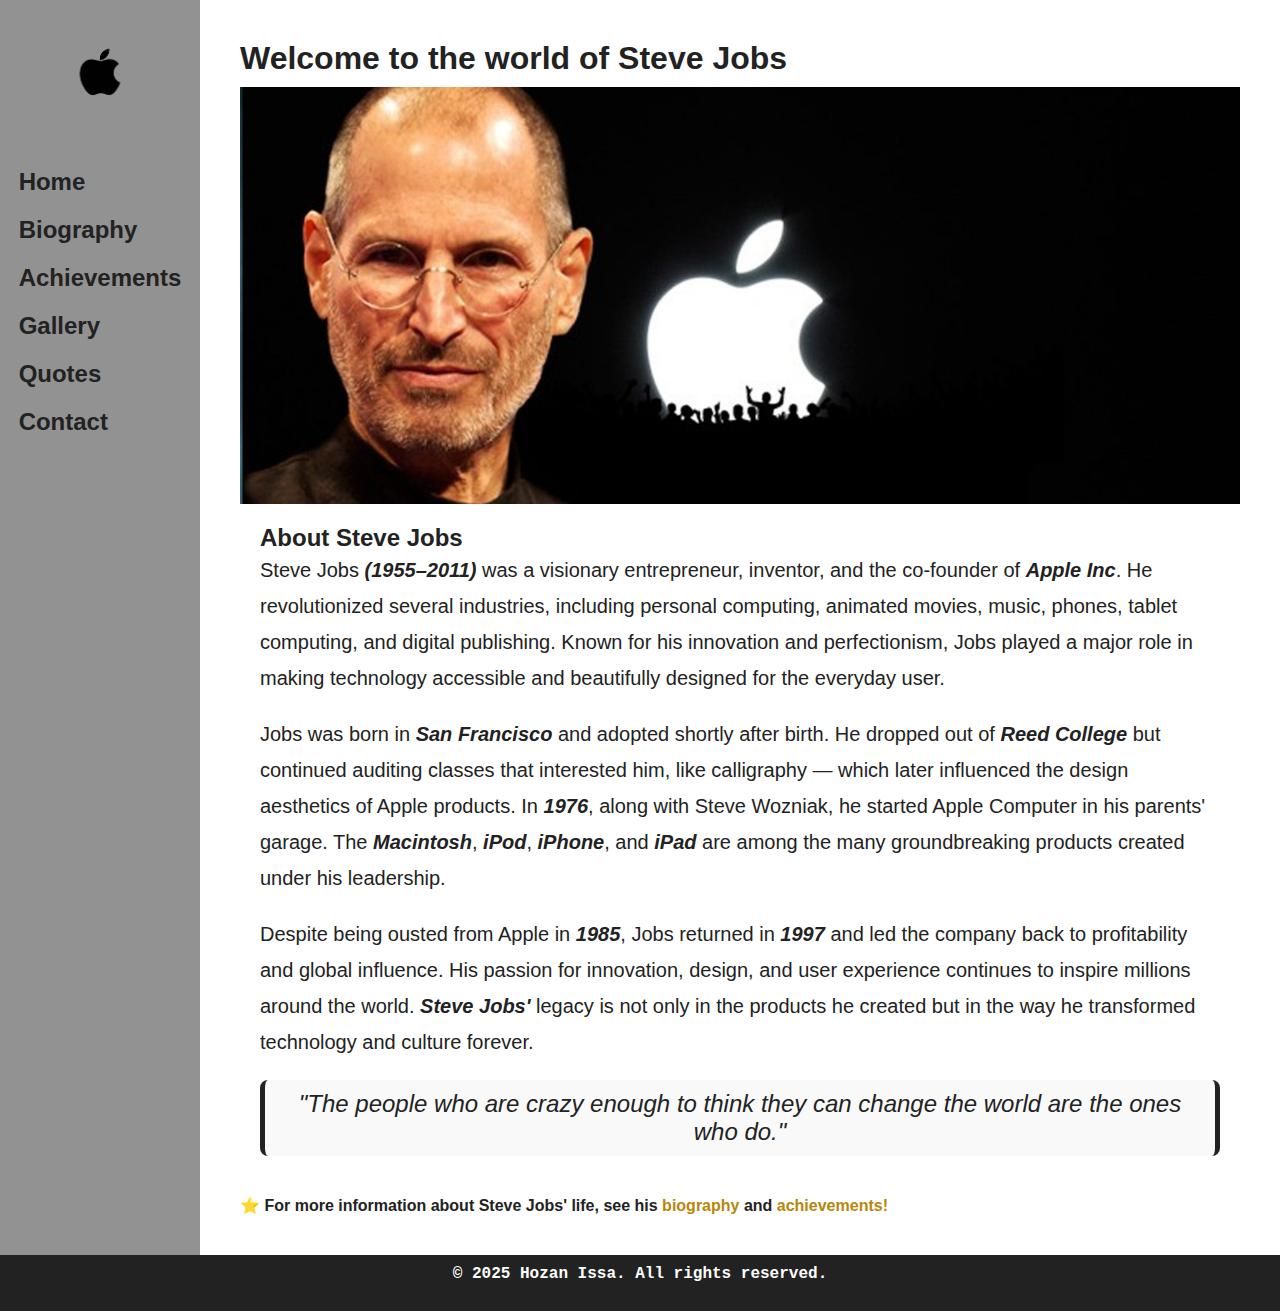
<file: index.html>
<!--This is a tribute website created for Steve
Jobs, the co-founder of Apple, inc. 
The website has six page, highligting his
life and accomplishments, along with some of
his photos and famous quotes stated by him-->

<!DOCTYPE html>
<html lang="en">
 <head>
   <meta charset="UTF-8">
   <meta name="viewport" content="width=device-width, initial-scale=1.0">
   <meta name="author" content="Hozan Issa">
   <title>Steve Jobs Tribute - Home</title>
   <link rel="stylesheet" href="css/styles.css">
   <link rel="icon" type="image/png" href="images/favicon.png">
 </head>
 <body>
   <div class="container">
      <aside class="sidebar">
         <header>
            <a href="index.html"><img src="images/apple-logo.png" class="logo" alt="Apple logo"></a>
         </header>
         <nav>
            <ul>
               <li><a href="index.html">Home</a></li>
               <li><a href="biography.html">Biography</a></li>
               <li><a href="achievements.html">Achievements</a></li>
               <li><a href="gallery.html">Gallery</a></li>
               <li><a href="quotes.html">Quotes</a></li>
               <li><a href="contact.html">Contact</a></li>
            </ul>
         </nav>
      </aside>
      <main class="content">
         <h1 id="welcome">Welcome to the world of Steve Jobs</h1>

         <img src="images/steve-hero-image.jpg" alt="A hero image of Steve Jobs" id="hero-image">

         <section id="intro">
            <h2>About Steve Jobs</h2>
            <p>Steve Jobs <strong><em>(1955–2011)</em></strong> was a visionary entrepreneur, inventor, and the co-founder of <strong><em>Apple Inc</em></strong>.
               He revolutionized several industries, including personal computing, animated movies, music, phones, 
               tablet computing, and digital publishing.
               Known for his innovation and perfectionism, Jobs played a major role in making technology accessible 
               and beautifully designed for the everyday user.</p>
          
            <p>Jobs was born in <strong><em>San Francisco</em></strong> and adopted shortly after birth. 
               He dropped out of <strong><em>Reed College</em></strong> but continued auditing classes that interested him, like calligraphy —
               which later influenced the design aesthetics of Apple products. 
               In <strong><em>1976</em></strong>, along with Steve Wozniak, he started Apple Computer in his parents' garage.
               The <strong><em>Macintosh</em></strong>, <strong><em>iPod</em></strong>, <strong><em>iPhone</em></strong>, and <strong><em>iPad</em></strong> are among the many groundbreaking products created under his leadership.</p>
          
            <p>Despite being ousted from Apple in <strong><em>1985</em></strong>, Jobs returned in <strong><em>1997</em></strong> and led the company 
               back to profitability and global influence. 
               His passion for innovation, design, and user experience continues to inspire millions around the world. 
               <strong><em>Steve Jobs'</em></strong> legacy is not only in the products he created but in the way he transformed technology and culture forever.</p>

               <blockquote>"The people who are crazy enough to think they can change the world are the ones who do."</blockquote>
          </section>  

          <p class="rel-link">⭐ For more information about Steve Jobs' life, see his <a href="biography.html">biography</a> and <a href="achievements.html">achievements!</a></p>
         </main>
   </div>      
   <footer>
      <p>&copy; 2025 Hozan Issa. All rights reserved.</p><br>
   </footer>
 </body>
</html>
</file>
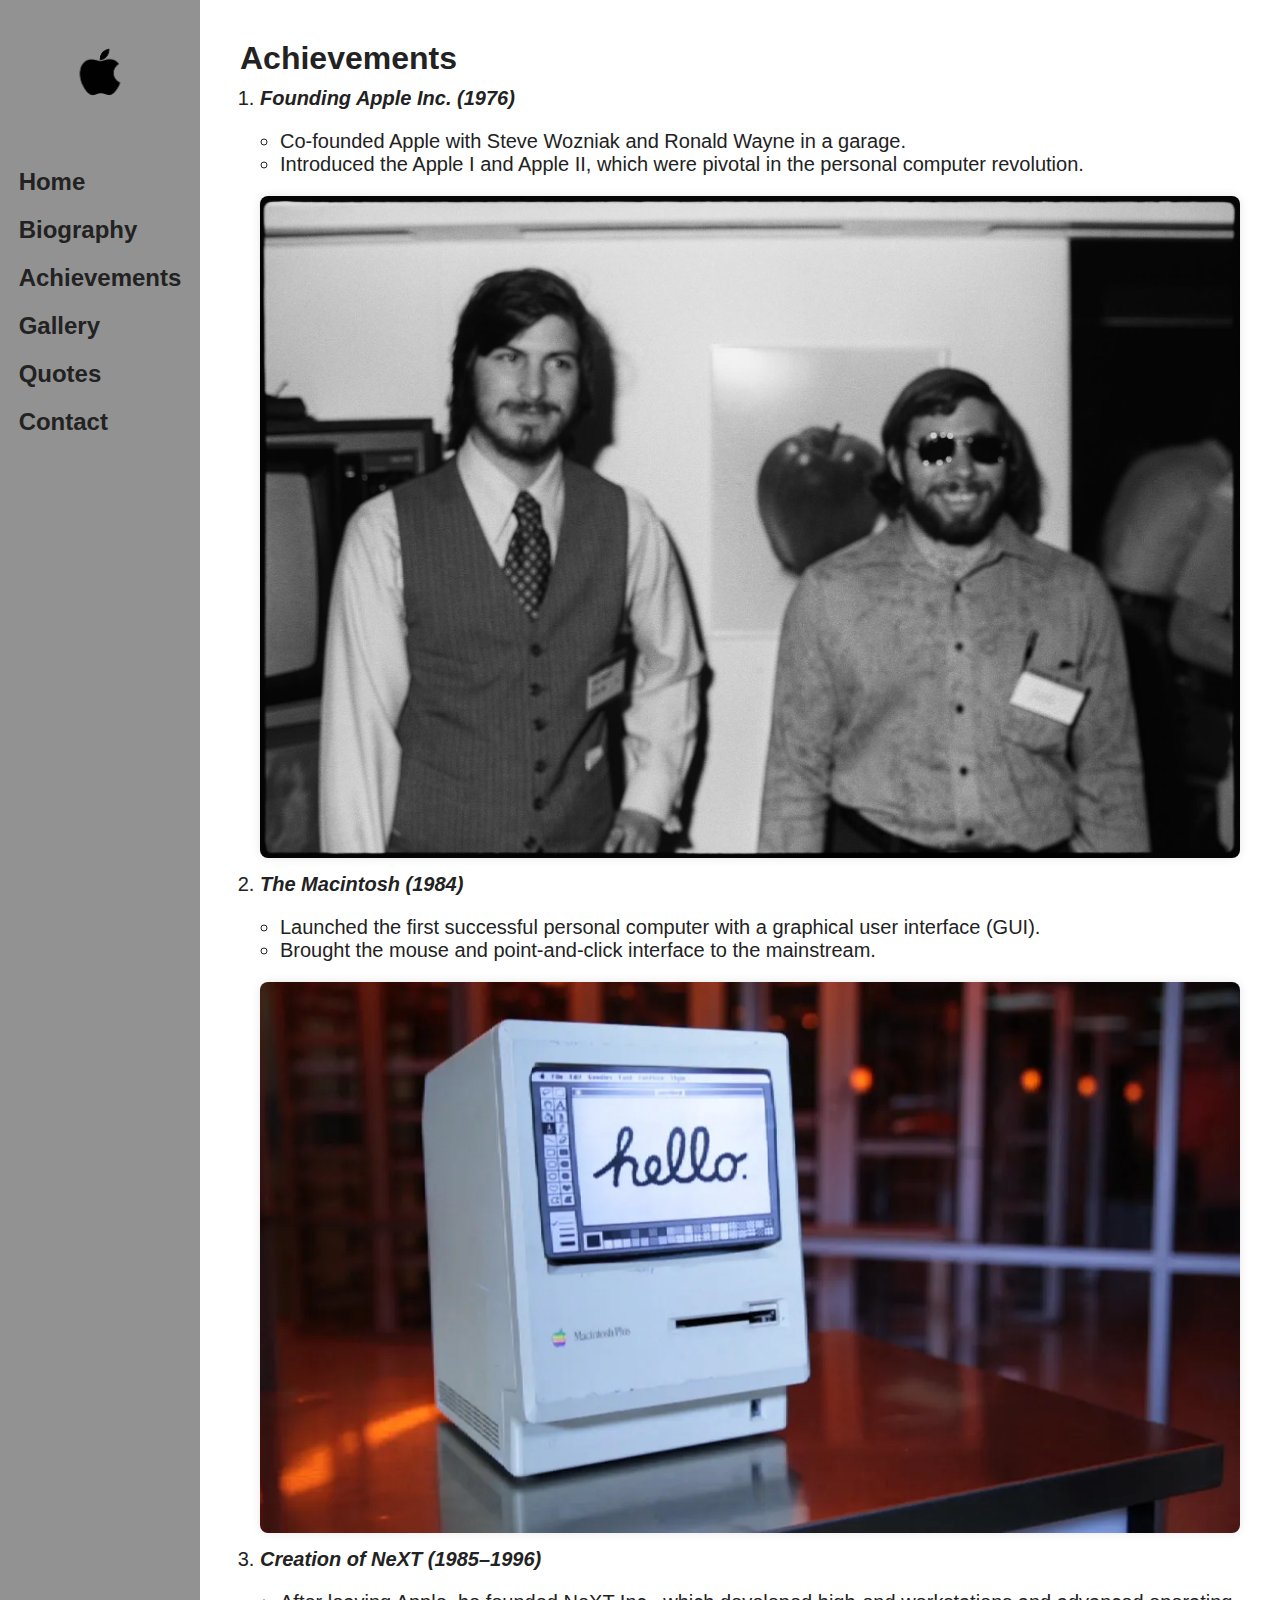
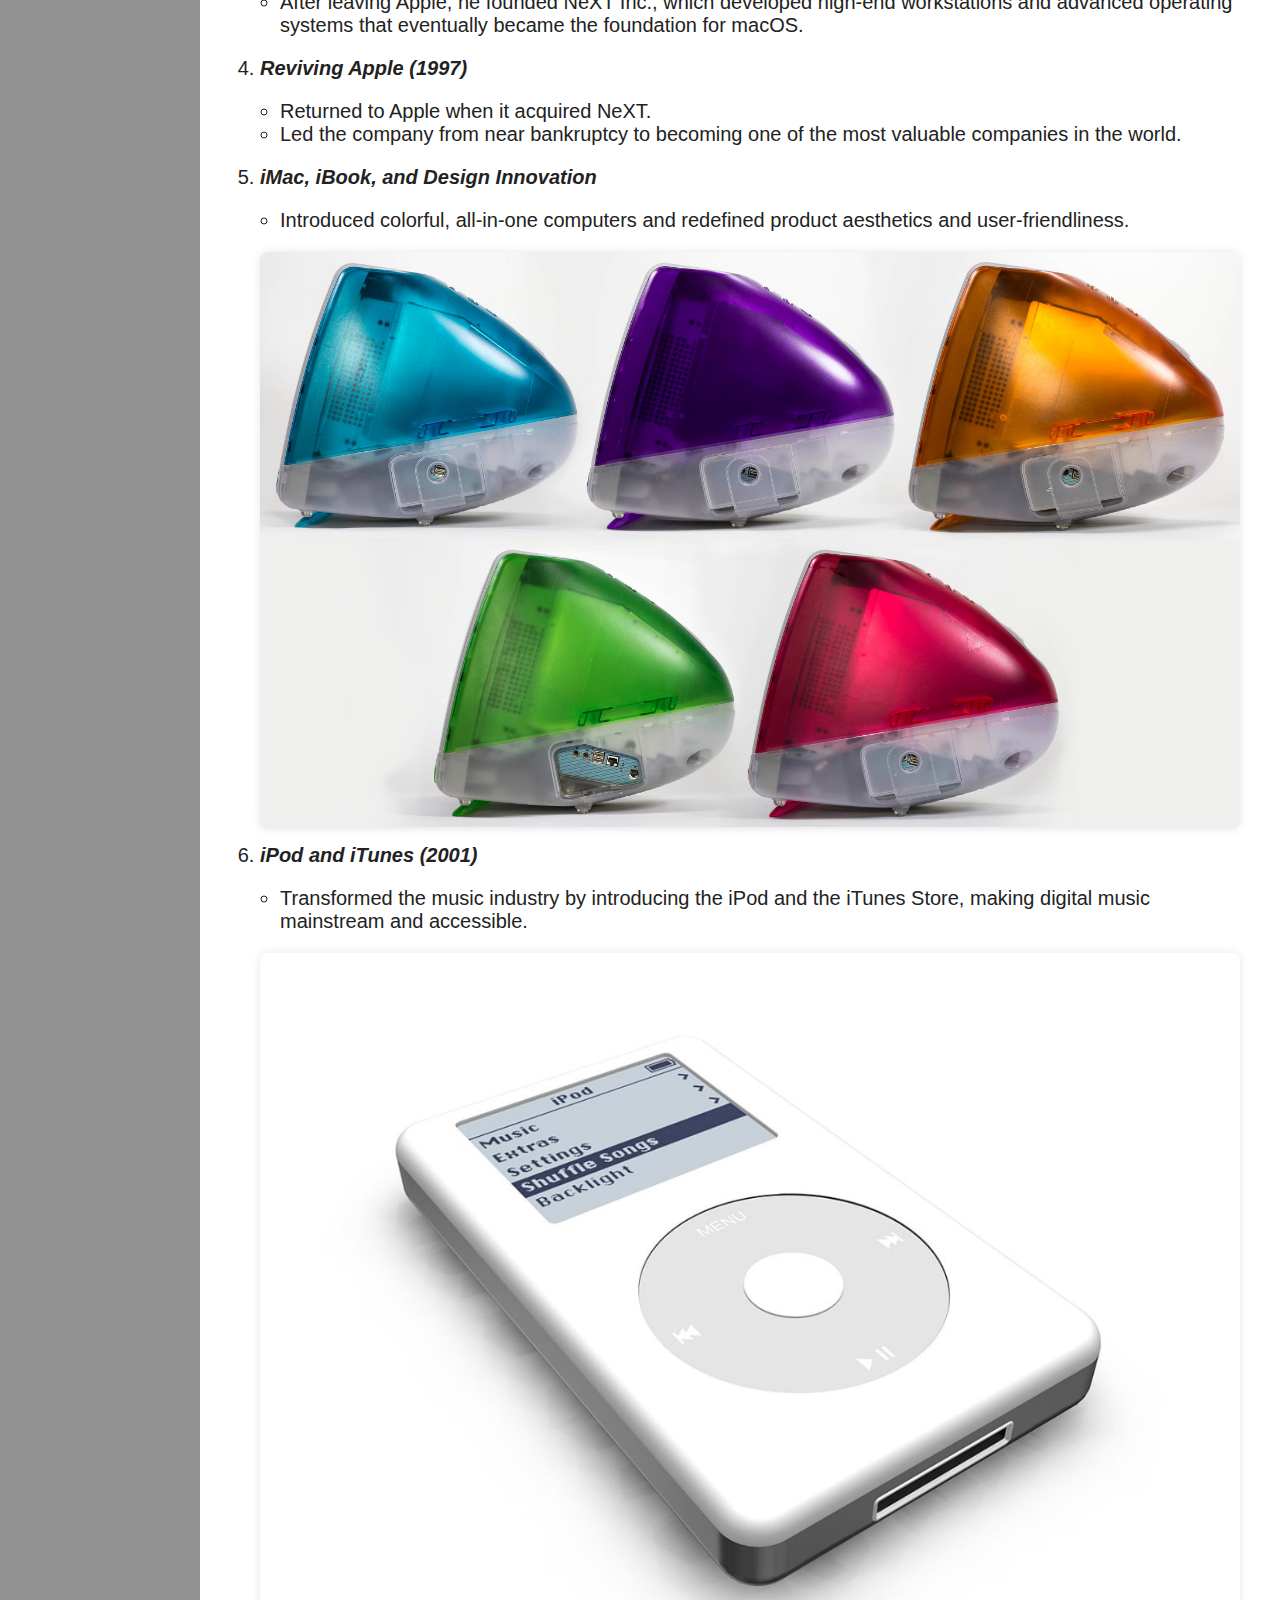
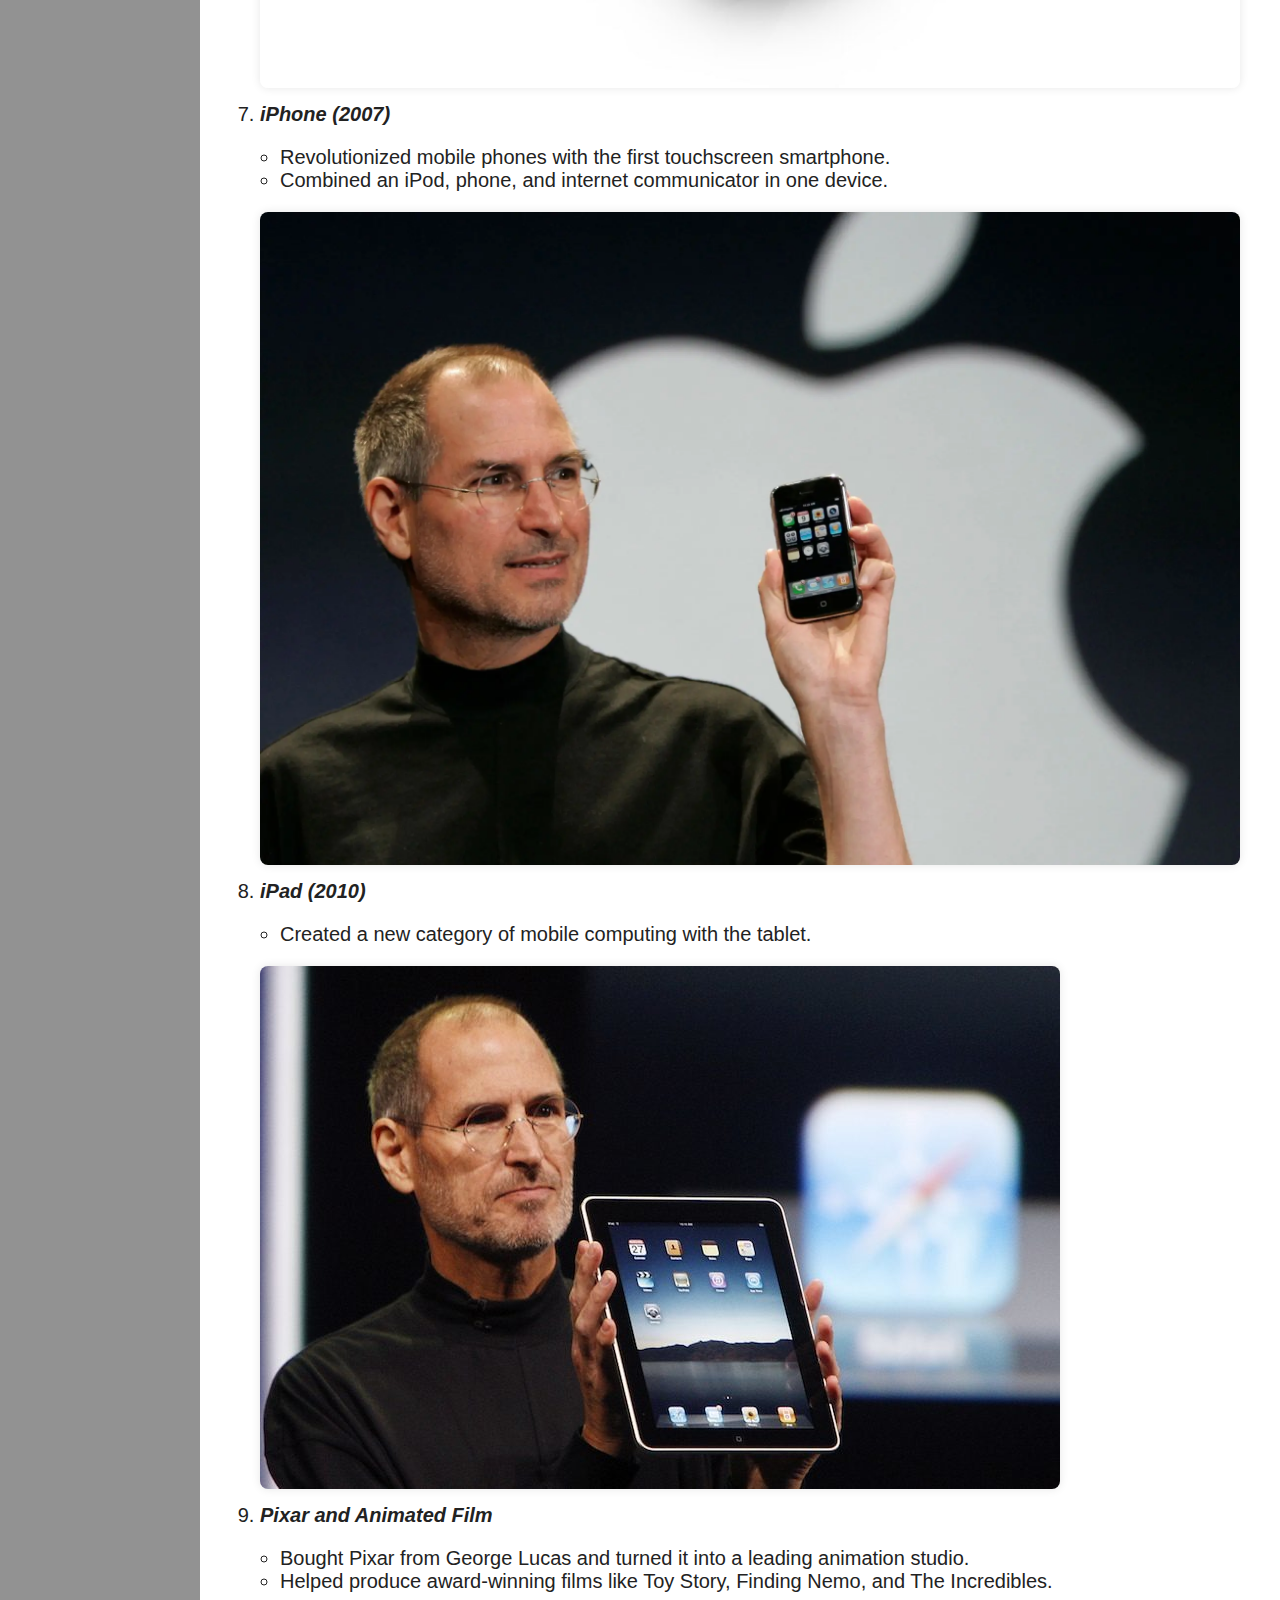
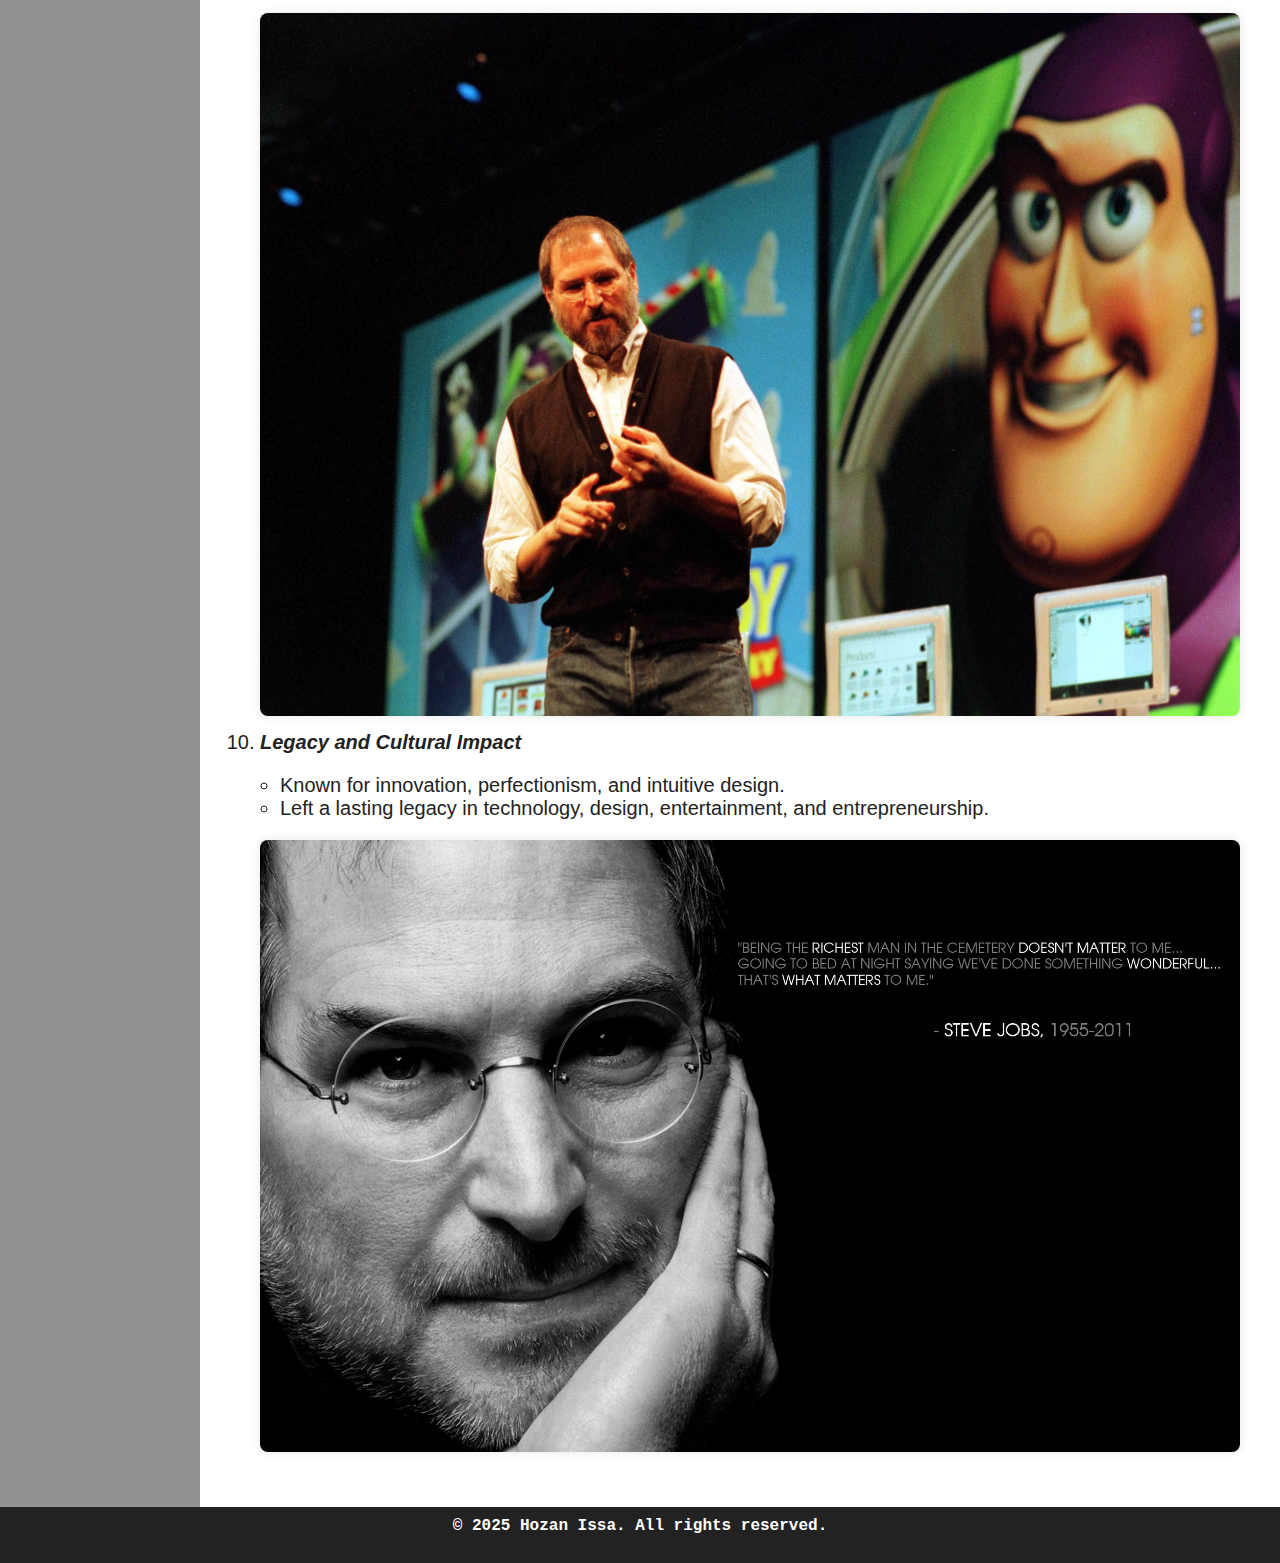
<file: achievements.html>
<!DOCTYPE html>
<html lang="en">
 <head>
   <meta charset="UTF-8">
   <meta name="viewport" content="width=device-width, initial-scale=1.0">
   <meta http-equiv="X-UA-Compatible" content="IE=edge">
   <meta name="author" content="Hozan Issa">
   <title>Steve Jobs Tribute - Quotes</title>
   <link rel="icon" type="image/png" href="images/favicon.png">
   <link rel="stylesheet" href="css/styles.css">
   <link href="https://fonts.googleapis.com/css2?family=Inter:wght@300;400;700&display=swap" rel="stylesheet">
 </head>
 <body>
   <div class="container">
      <aside class="sidebar">
         <header>
            <a href="index.html"><img src="images/apple-logo.png" class="logo" alt="Apple logo"></a>
         </header>
         <nav>
            <ul>
               <li><a href="index.html">Home</a></li>
               <li><a href="biography.html">Biography</a></li>
               <li><a href="achievements.html">Achievements</a></li>
               <li><a href="gallery.html">Gallery</a></li>
               <li><a href="quotes.html">Quotes</a></li>
               <li><a href="contact.html">Contact</a></li>
              
            </ul>
         </nav>
      </aside>
      <main class="content">
         <h1>Achievements</h1>
         <section id="achievements">
            <ol>
               <li> <strong><em>Founding Apple Inc. (1976)</em></strong>
                  <ul>
                  <li>Co-founded Apple with Steve Wozniak and Ronald Wayne in a garage.</li>
                  <li>Introduced the Apple I and Apple II, which were pivotal in the personal computer revolution.</li>
                  </ul>
                  <img src="images/steve-and-wozniak.jpg" alt="an image of steve and wozniak together" class="achievement-img">
               </li >
               <li><strong><em>The Macintosh (1984)</em></strong>
                  <ul>
                     <li>Launched the first successful personal computer with a graphical user interface (GUI).</li>
                     <li>Brought the mouse and point-and-click interface to the mainstream.</li>
                  </ul>
                  <img src="images/macintosh1984.webp" alt="the macintosh computer" class="achievement-img">
               </li>
               <li><strong><em>Creation of NeXT (1985–1996)</em></strong>
                  <ul>
                     <li>After leaving Apple, he founded NeXT Inc., which developed high-end workstations and advanced operating systems that eventually became the foundation for macOS.</li>
                  </ul>
               </li>
               <li><strong><em>Reviving Apple (1997)</em></strong>
                  <ul>
                     <li>Returned to Apple when it acquired NeXT.</li>
                     <li>Led the company from near bankruptcy to becoming one of the most valuable companies in the world.</li>
                  </ul>
               </li>
               <li><strong><em>iMac, iBook, and Design Innovation</em></strong>
                  <ul>
                     <li>Introduced colorful, all-in-one computers and redefined product aesthetics and user-friendliness.</li>
                  </ul>
                  <img src="images/imac-g3-all-colors.avif" alt="an image of imac g3 all colors" class="achievement-img">
               </li>
               <li><strong><em>iPod and iTunes (2001)</em></strong>
                  <ul>
                     <li>Transformed the music industry by introducing the iPod and the iTunes Store, making digital music mainstream and accessible.</li>
                  </ul>
                  <img src="images/ipod.jpg" alt="An image of iPod product" class="achievement-img">
               </li>
               <li><strong><em>iPhone (2007)</em></strong>
                  <ul>
                     <li>Revolutionized mobile phones with the first touchscreen smartphone.</li>
                     <li>Combined an iPod, phone, and internet communicator in one device.</li>
                  </ul>
                  <img src="images/iPhone-presentation.webp" alt="An image of Steve Jobs holding the first iPhone" class="achievement-img">
               </li>
               <li><strong><em>iPad (2010)</em></strong>
                  <ul>
                     <li>Created a new category of mobile computing with the tablet.</li>
                  </ul>
                  <img src="images/steve-iPad.jpg" alt="Steve Jobs holding the first iPad" class="achievement-img">
               </li> 
               <li><strong><em>Pixar and Animated Film</em></strong>
                  <ul>
                     <li>Bought Pixar from George Lucas and turned it into a leading animation studio.</li>
                     <li>Helped produce award-winning films like Toy Story, Finding Nemo, and The Incredibles.</li>
                  </ul>
                  <img src="images/toy-story-poster.jpg" alt="An image of Steve Jobs with the Toy Story poster behind him" class="achievement-img">
               </li>
               <li><strong><em>Legacy and Cultural Impact</em></strong>
                  <ul>
                     <li>Known for innovation, perfectionism, and intuitive design.</li>
                     <li>Left a lasting legacy in technology, design, entertainment, and entrepreneurship.</li>
                  </ul>
                  <img src="images/steve-quote.jpg" alt="A black and white image of Steve Jobs with a quote" class="achievement-img">
               </li>
            </ol>
         </section>
      </main>
   </div>      
   <footer>
      <p>&copy; 2025 Hozan Issa. All rights reserved.</p><br>
   </footer>
 </body>
</html>
</file>
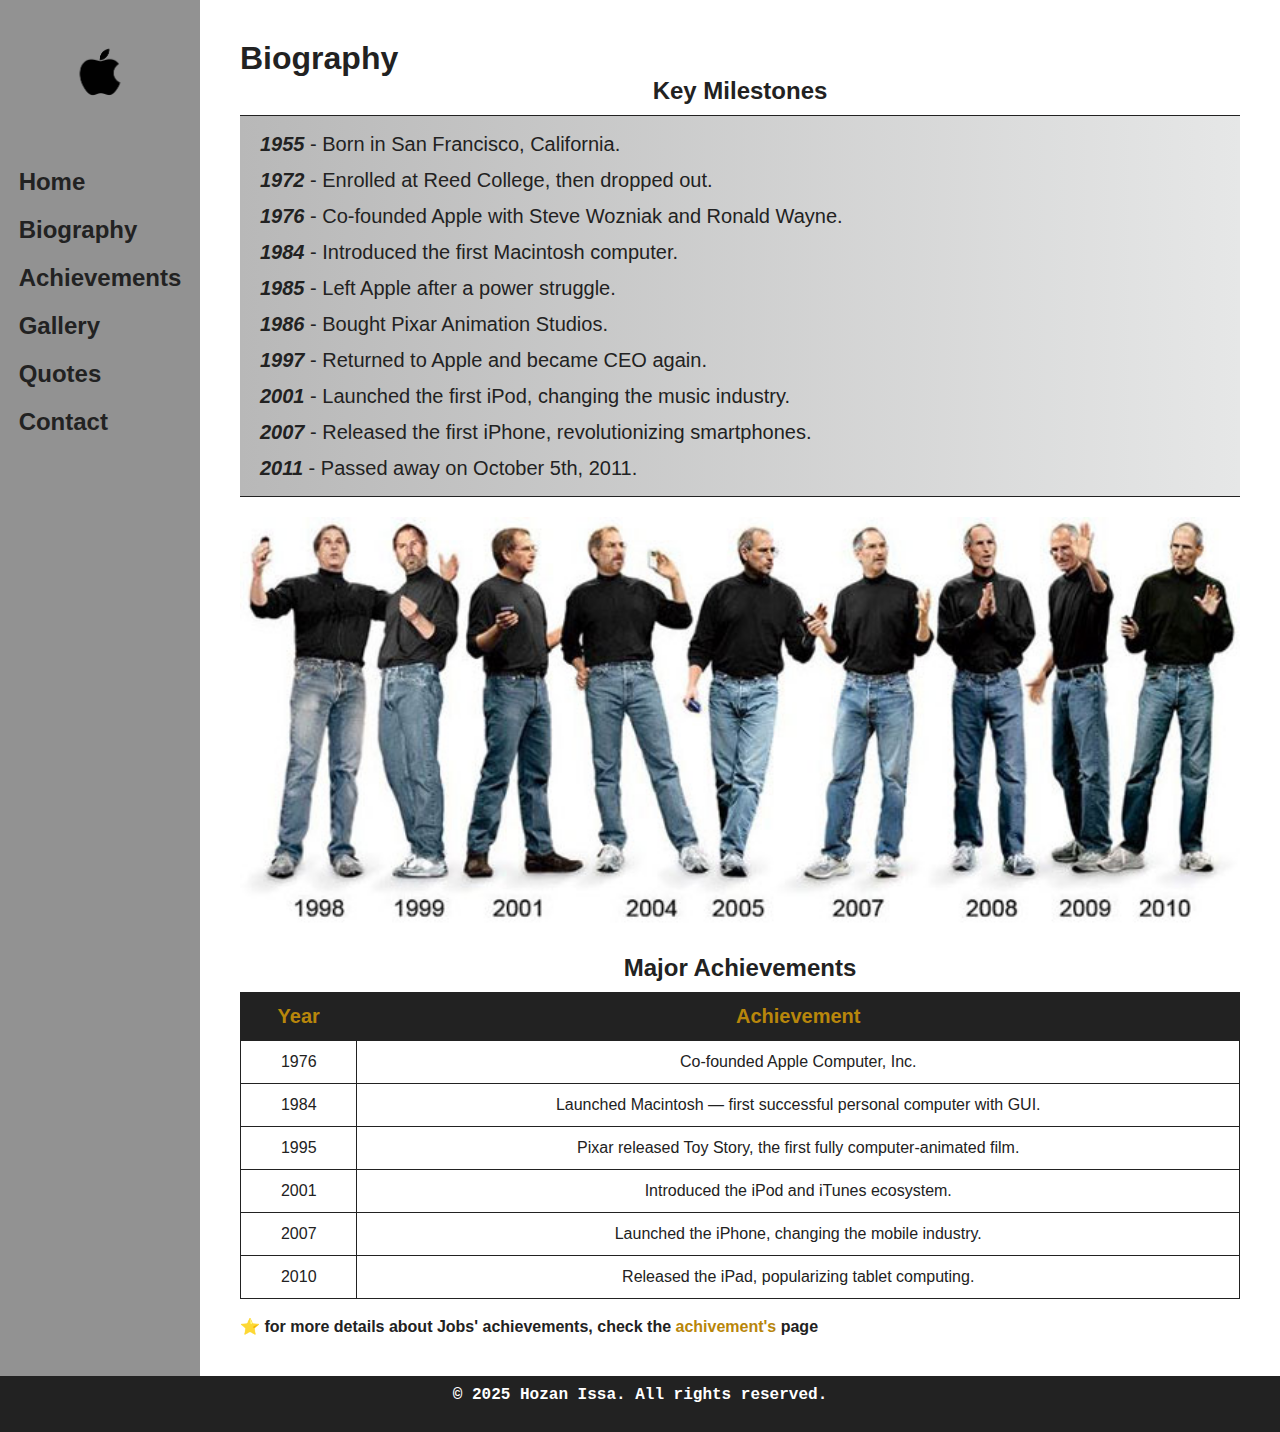
<file: biography.html>
<!DOCTYPE html>
<html lang="en">
 <head>
   <meta charset="UTF-8">
   <meta name="viewport" content="width=device-width, initial-scale=1.0">
   <meta http-equiv="X-UA-Compatible" content="IE=edge">
   
   <meta name="description" content="Tribute Website for Steve Jobs - Biography, Achievements, Quotes, and More.">
   <meta name="keywords" content="Steve Jobs, Apple, Biography, Quotes, Achievements, Innovation">
   <meta name="author" content="Hozan Issa">
 
   <title>Steve Jobs Tribute - Biography</title>
 
   <link rel="stylesheet" href="css/styles.css">
   <script src="scripts/script.js" defer></script>
 </head>
 <body>
   <div class="container">
      <aside class="sidebar">
         <header>
            <a href="index.html"><img src="images/apple-logo.png" class="logo" alt="Apple logo"></a>
         </header>
         <nav>
            <ul>
               <li><a href="index.html">Home</a></li>
               <li><a href="biography.html">Biography</a></li>
               <li><a href="achievements.html">Achievements</a></li>
               <li><a href="gallery.html">Gallery</a></li>
               <li><a href="quotes.html">Quotes</a></li>
               <li><a href="contact.html">Contact</a></li>
              
            </ul>
         </nav>
      </aside>
      
      <main class="content">
         <h1>Biography</h1>

         <section id="bio-list">
            <h2>Key Milestones</h2>
            <ul>
              <li><strong><em>1955</em></strong> - Born in San Francisco, California.</li>
              <li><strong><em>1972</em></strong> - Enrolled at Reed College, then dropped out.</li>
              <li><strong><em>1976</em></strong> - Co-founded Apple with Steve Wozniak and Ronald Wayne.</li>
              <li><strong><em>1984</em></strong> - Introduced the first Macintosh computer.</li>
              <li><strong><em>1985</em></strong> - Left Apple after a power struggle.</li>
              <li><strong><em>1986</em></strong> - Bought Pixar Animation Studios.</li>
              <li><strong><em>1997</em></strong> - Returned to Apple and became CEO again.</li>
              <li><strong><em>2001</em></strong> - Launched the first iPod, changing the music industry.</li>
              <li><strong><em>2007</em></strong> - Released the first iPhone, revolutionizing smartphones.</li>
              <li><strong><em>2011</em></strong> - Passed away on October 5th, 2011.</li>
            </ul>
          </section>
          <img src="images/life-timeline.jpg" alt="Life timeline of Steve Jobs" class="timeline"> 
          <section id="bio-table">
            <h2>Major Achievements</h2>
            <table>
              <thead>
                <tr>
                  <th>Year</th>
                  <th>Achievement</th>
                </tr>
              </thead>
              <tbody>
                <tr>
                  <td>1976</td>
                  <td>Co-founded Apple Computer, Inc.</td>
                </tr>
                <tr>
                  <td>1984</td>
                  <td>Launched Macintosh — first successful personal computer with GUI.</td>
                </tr>
                <tr>
                  <td>1995</td>
                  <td>Pixar released Toy Story, the first fully computer-animated film.</td>
                </tr>
                <tr>
                  <td>2001</td>
                  <td>Introduced the iPod and iTunes ecosystem.</td>
                </tr>
                <tr>
                  <td>2007</td>
                  <td>Launched the iPhone, changing the mobile industry.</td>
                </tr>
                <tr>
                  <td>2010</td>
                  <td>Released the iPad, popularizing tablet computing.</td>
                </tr>
              </tbody>
            </table>
          </section>
          <br>
          <p class="rel-link">⭐ for more details about Jobs' achievements, check the <a href="achievements.html">achivement's</a> page</p>
      </main>
   </div>      
   <footer>
      <p>&copy; 2025 Hozan Issa. All rights reserved.</p><br>
   </footer>
 </body>
</html>
</file>
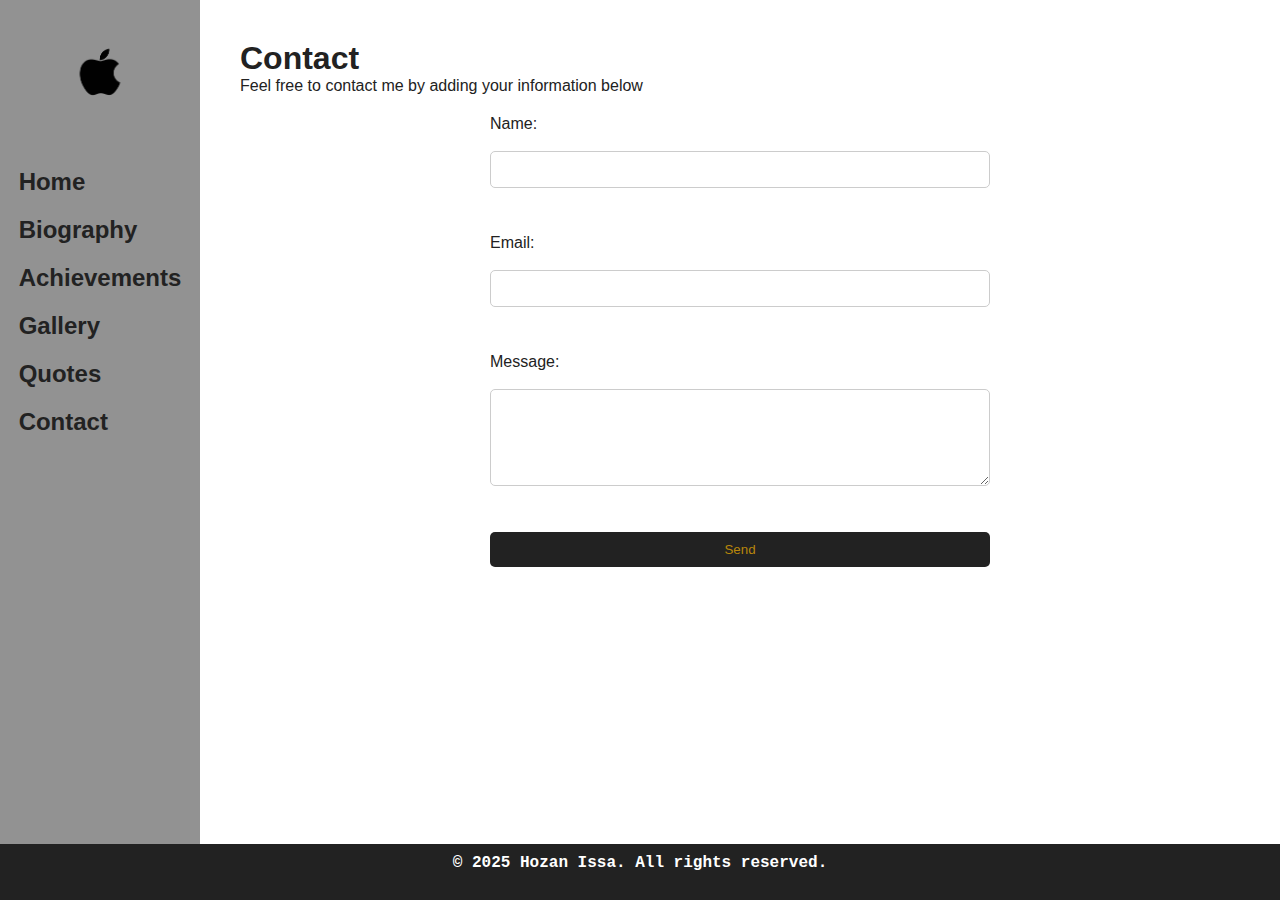
<file: contact.html>
<!DOCTYPE html>
<html lang="en">
 <head>
   <meta charset="UTF-8">
   <meta name="viewport" content="width=device-width, initial-scale=1.0">
   <meta http-equiv="X-UA-Compatible" content="IE=edge">
   
   <meta name="description" content="Tribute Website for Steve Jobs - Biography, Achievements, Quotes, and More.">
   <meta name="keywords" content="Steve Jobs, Apple, Biography, Quotes, Achievements, Innovation">
   <meta name="author" content="Hozan Issa">
 
   <title>Steve Jobs Tribute - Biography</title>
 
   <link rel="stylesheet" href="css/styles.css">
   <script src="scripts/script.js" defer></script>
 </head>
 <body>
   <div class="container">
      <aside class="sidebar">
         <header>
            <a href="index.html"><img src="images/apple-logo.png" class="logo" alt="Apple logo"></a>
         </header>
         <nav>
            <ul>
               <li><a href="index.html">Home</a></li>
               <li><a href="biography.html">Biography</a></li>
               <li><a href="achievements.html">Achievements</a></li>
               <li><a href="gallery.html">Gallery</a></li>
               <li><a href="quotes.html">Quotes</a></li>
               <li><a href="contact.html">Contact</a></li>
              
            </ul>
         </nav>
      </aside>
      
      <main class="content">
         <h1>Contact</h1>

         <section id="contact">
         <p>Feel free to contact me by adding your information below</p>
         <form action="#" method="post">
            <label for="name">Name:</label><br>
            <input type="text" id="name" name="name" required><br><br>

            <label for="email">Email:</label><br>
            <input type="email" id="email" name="email" required><br><br>

            <label for="message">Message:</label><br>
            <textarea id="message" name="message" rows="5" required></textarea><br><br>

            <button type="submit">Send</button>
         </form>
         </section>
      </main>
   </div>      
   <footer>
      <p>&copy; 2025 Hozan Issa. All rights reserved.</p><br>
   </footer>
 </body>
</html>
</file>
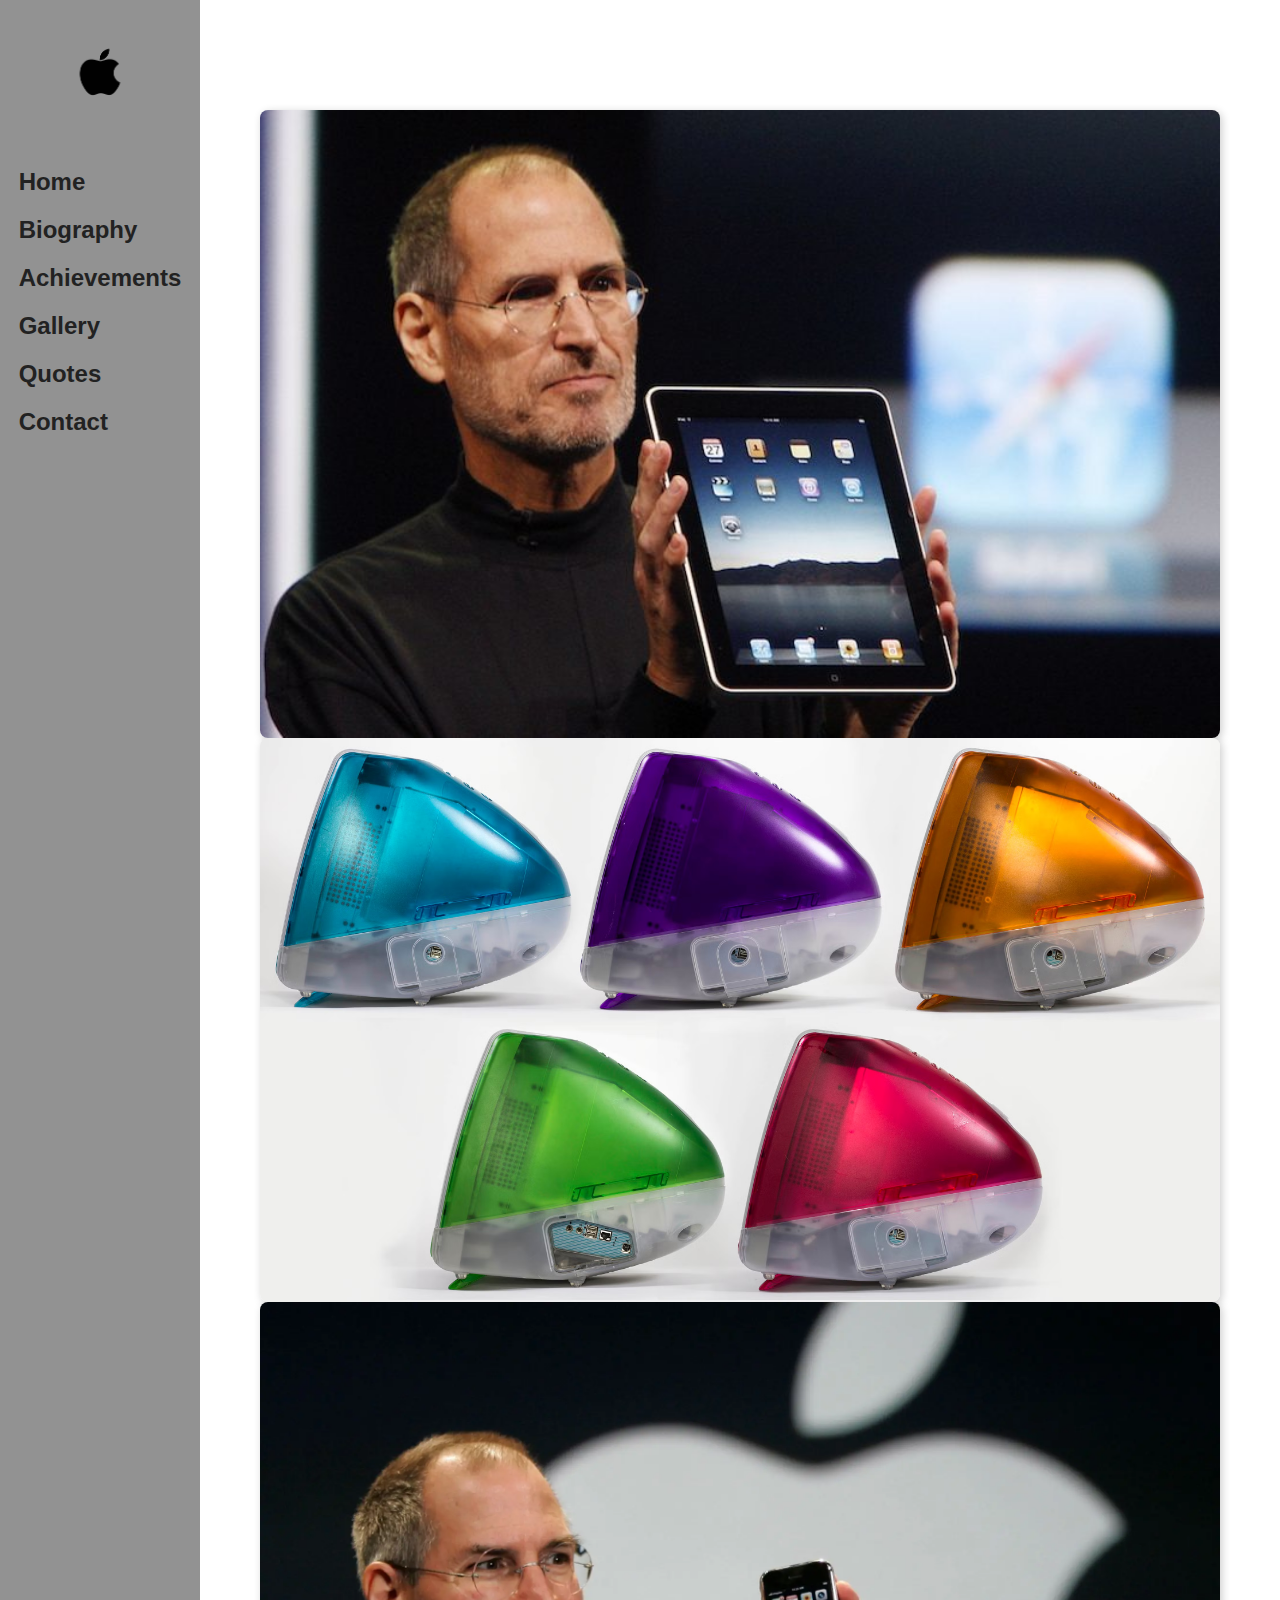
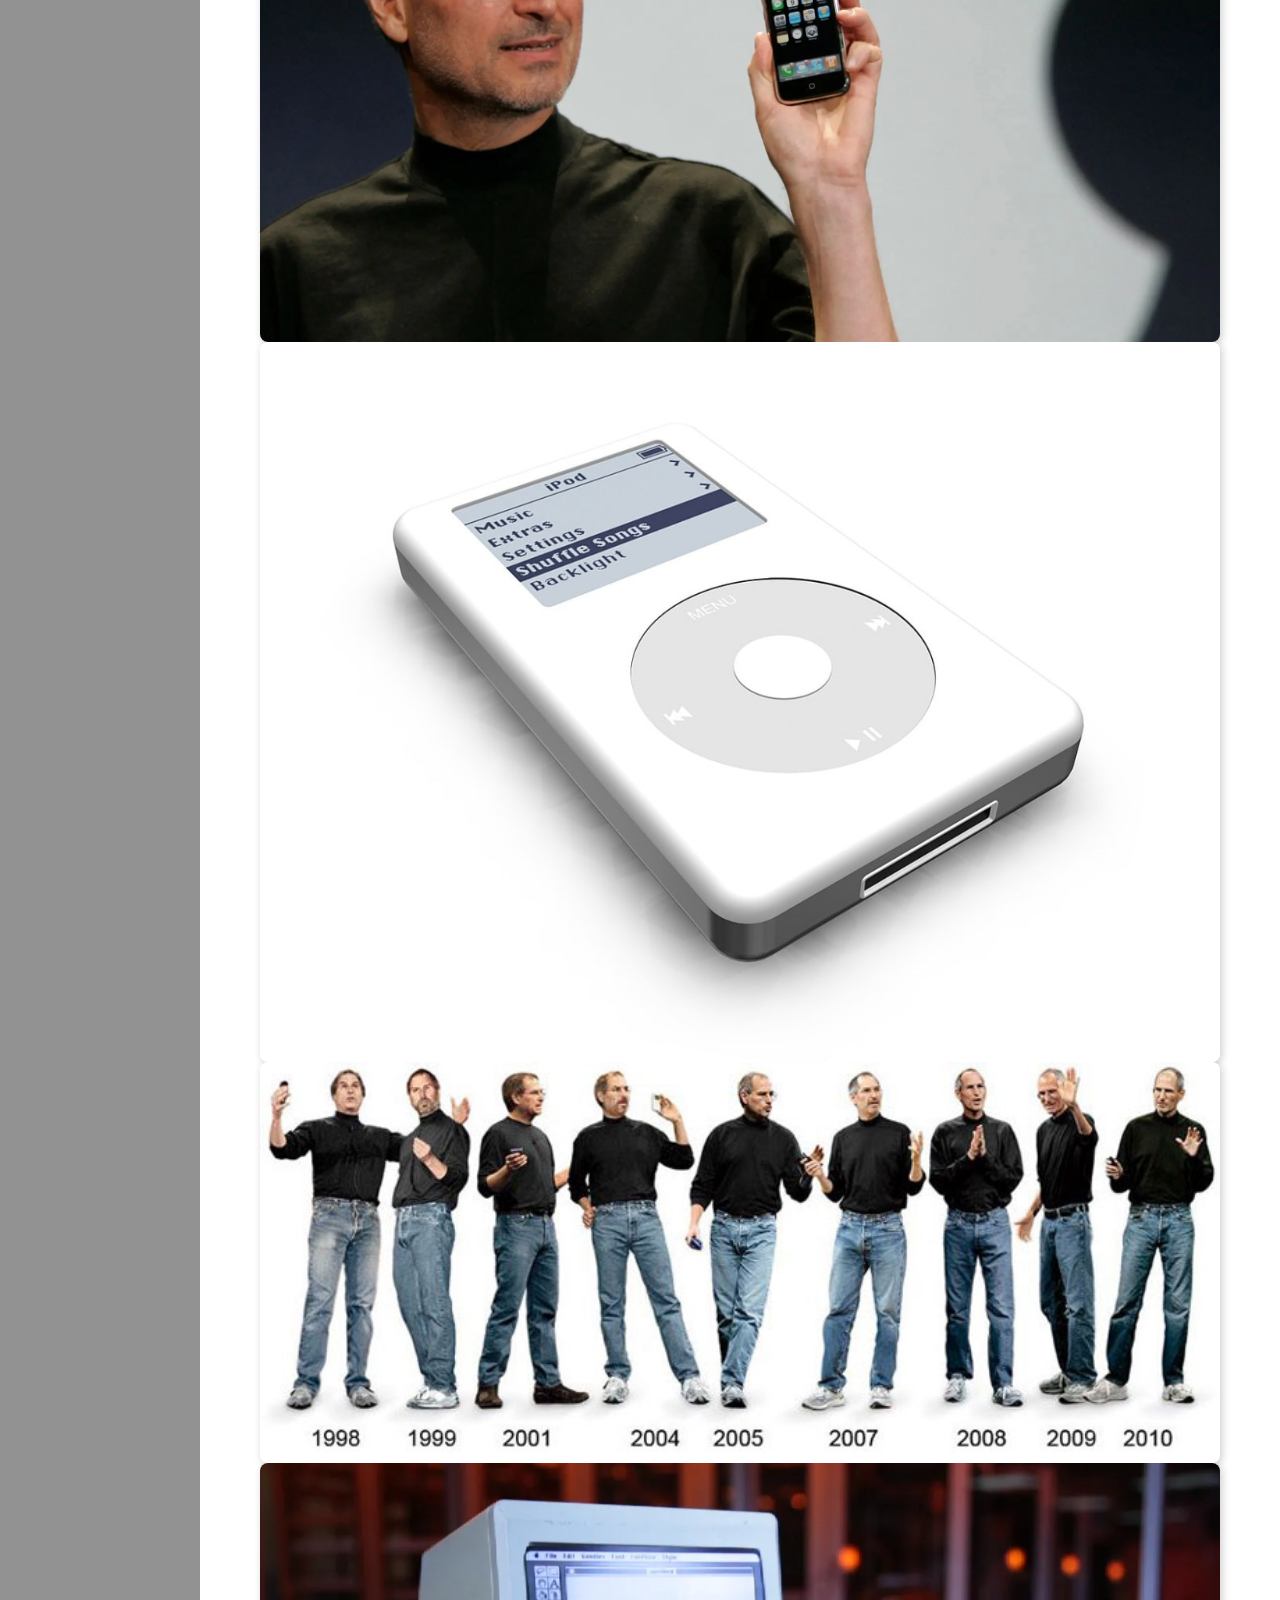
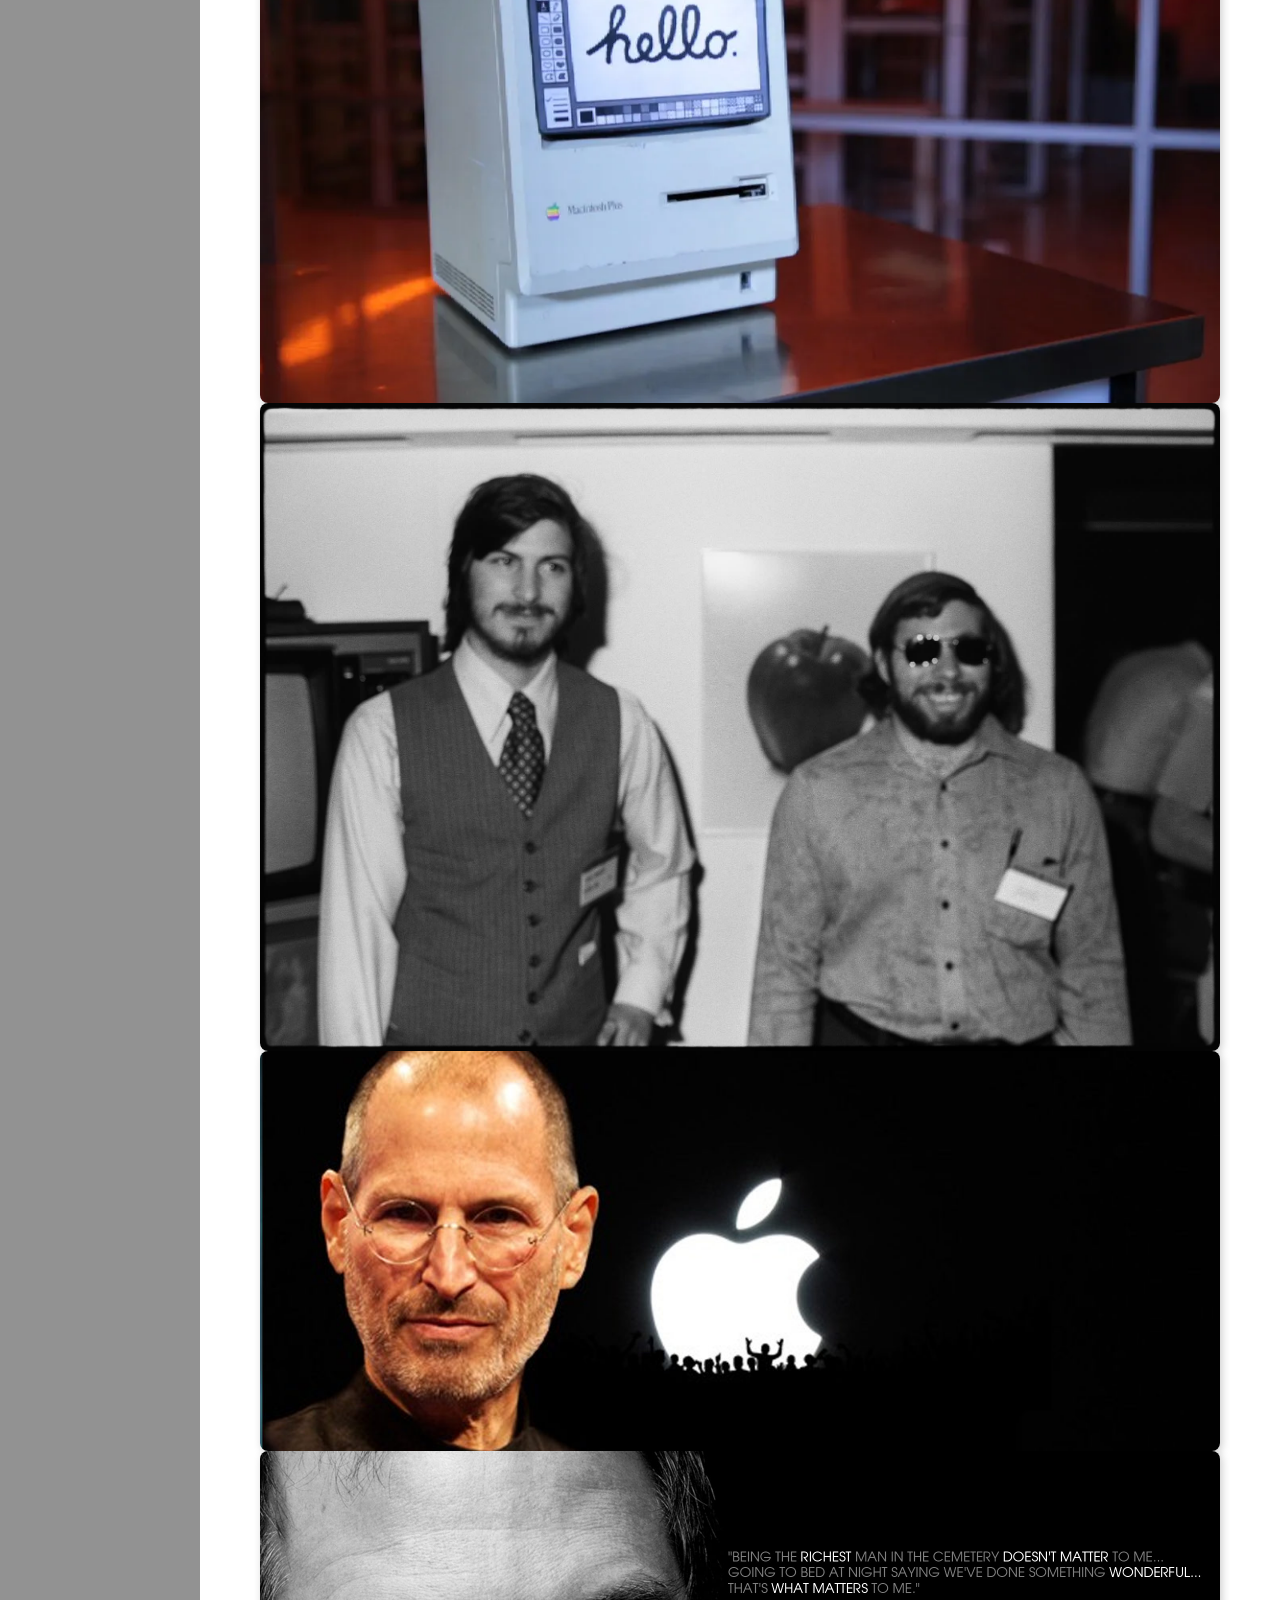
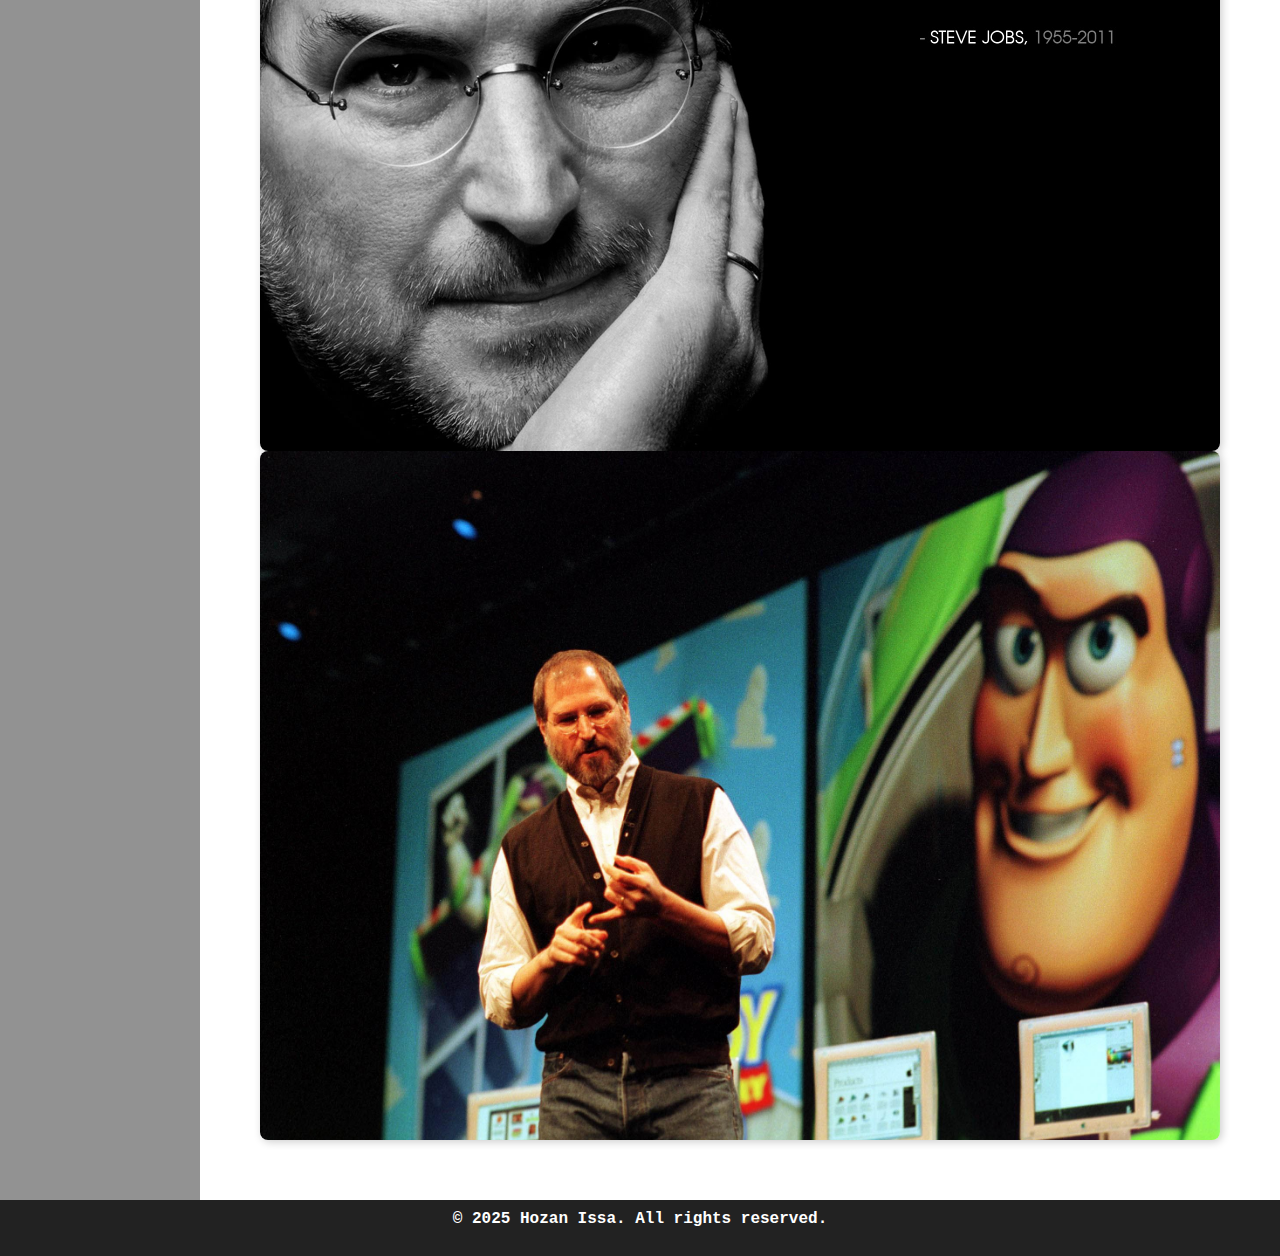
<file: gallery.html>
<!DOCTYPE html>
<html lang="en">
 <head>
   <meta charset="UTF-8">
   <meta name="viewport" content="width=device-width, initial-scale=1.0">
   <meta name="author" content="Hozan Issa">
   <title>Steve Jobs Tribute - Home</title>
   <link rel="stylesheet" href="css/styles.css">
   <link rel="icon" type="image/png" href="images/favicon.png">
 </head>
 <body>
   <div class="container">
      <aside class="sidebar">
         <header>
            <a href="index.html"><img src="images/apple-logo.png" class="logo" alt="Apple logo"></a>
         </header>
         <nav>
            <ul>
               <li><a href="index.html">Home</a></li>
               <li><a href="biography.html">Biography</a></li>
               <li><a href="achievements.html">Achievements</a></li>
               <li><a href="gallery.html">Gallery</a></li>
               <li><a href="quotes.html">Quotes</a></li>
               <li><a href="contact.html">Contact</a></li>
            </ul>
         </nav>
      </aside>
      <main class="content">
         <section id="gallery">
               <div class="gallery-grid">
                  <img src="images/steve-iPad.jpg" alt="Photo 1">
                  <img src="images/imac-g3-all-colors.avif" alt="Photo 2">
                  <img src="images/iPhone-presentation.webp" alt="Photo 3">
                  <img src="images/ipod.jpg" alt="Photo 4">
                  <img src="images/life-timeline.jpg" alt="Photo 5">
                  <img src="images/macintosh1984.webp" alt="Photo 6">
                  <img src="images/steve-and-wozniak.jpg" alt="Photo 7">
                  <img src="images/steve-hero-image.jpg" alt="Photo 8">
                  <img src="images/steve-quote.jpg" alt="Photo 10">
                  <img src="images/toy-story-poster.jpg" alt="Photo 10">
               </div>
         </section> 
      </main>
   </div>      
   <footer>
      <p>&copy; 2025 Hozan Issa. All rights reserved.</p><br>
   </footer>
 </body>
</html>
</file>
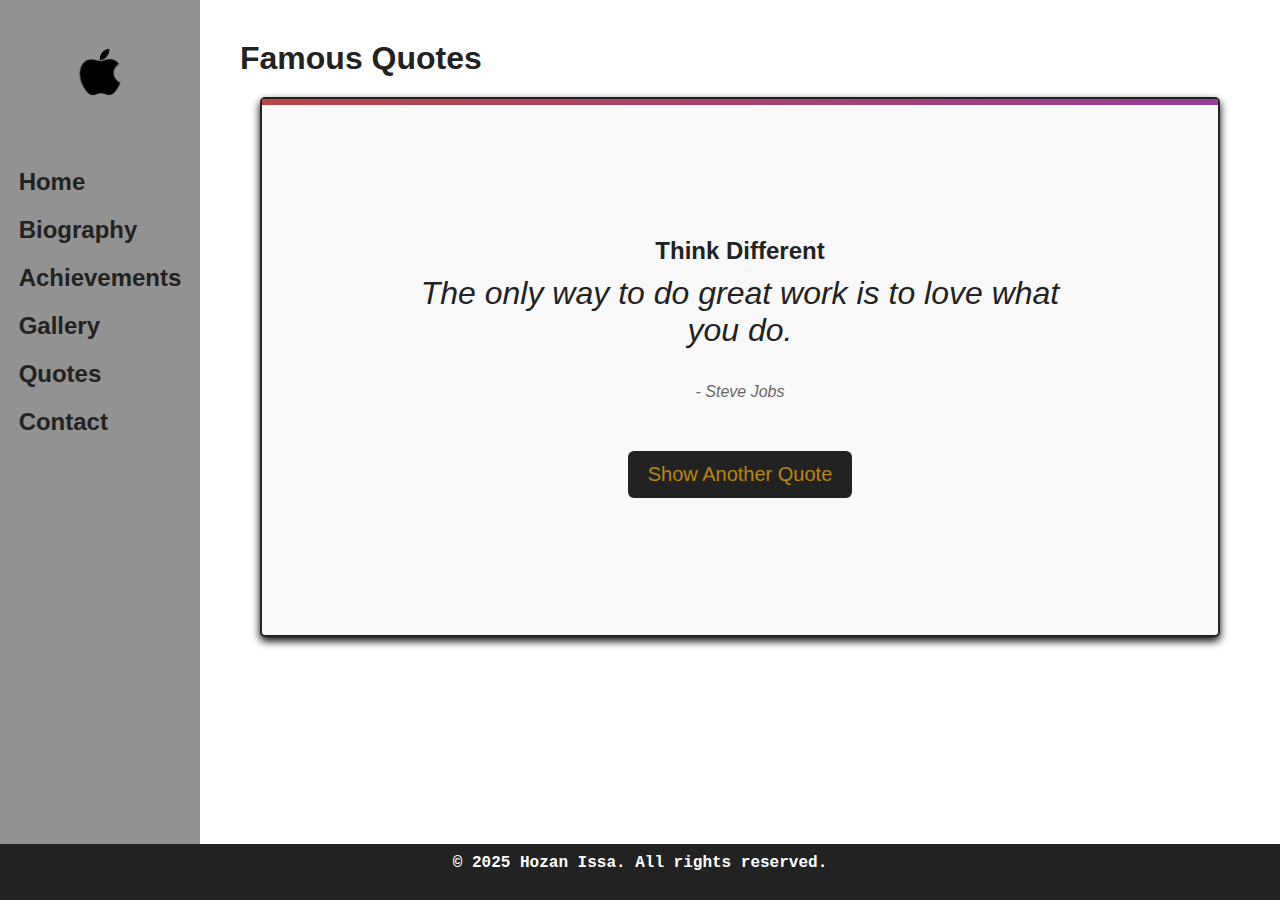
<file: quotes.html>
<!DOCTYPE html>
<html lang="en">
 <head>
   <meta charset="UTF-8">
   <meta name="viewport" content="width=device-width, initial-scale=1.0">
   <meta http-equiv="X-UA-Compatible" content="IE=edge">
   <meta name="author" content="Hozan Issa">
   <title>Steve Jobs Tribute - Quotes</title>
      <link rel="icon" type="image/png" href="images/favicon.png">
   <link rel="stylesheet" href="css/styles.css">
 </head>
 <body>
   <div class="container">
      <aside class="sidebar">
         <header>
            <a href="index.html"><img src="images/apple-logo.png" class="logo" alt="Apple logo"></a>
         </header>
         <nav>
            <ul>
               <li><a href="index.html">Home</a></li>
               <li><a href="biography.html">Biography</a></li>
               <li><a href="achievements.html">Achievements</a></li>
               <li><a href="gallery.html">Gallery</a></li>
               <li><a href="quotes.html">Quotes</a></li>
               <li><a href="contact.html">Contact</a></li>
              
            </ul>
         </nav>
      </aside>
      <main class="content">
  <h1>Famous Quotes</h1>
  <div class="page-wrapper">
    <section id="quote-box">
      <h2>Think Different</h2>
      <blockquote id="quote-text">Loading...</blockquote>
      <div class="author">- Steve Jobs</div>
      <button onclick="showQuote()">Show Another Quote</button>
    </section>
  </div>
</main>
   </div>      
   <script src="scripts/script.js"></script>
   <footer>
      <p>&copy; 2025 Hozan Issa. All rights reserved.</p><br>
   </footer>
 </body>
</html>
</file>
<file: css/styles.css>
* {
    margin: 0;
    padding: 0;
    box-sizing: border-box;
  }
  img, video{
    display: block;
    max-width: 100%;
    margin: 0 auto;
  }
  body {
    display: flex;
    flex-direction: column;
    min-height: 100vh;
    font-family: 'Roboto', 'Segoe UI', Tahoma, Geneva, Verdana, sans-serif;
    color: #222;
  }
  .sidebar, h1, h2, h3{
    font-family: 'Arial', Helvetica, sans-serif;
  }
  
  #hero-image{
    margin-top: 10px;
  }
  html{
    scroll-behavior: smooth;
  }
  .container {
     display: flex;
     flex: 1;
  }
  
  .sidebar {
     background-color: rgb(146, 146, 146);
     width: 200px;
     padding: 16px;
     display: flex;
     flex-direction: column;
     align-items: center;
  }
  .logo {
    width: 150px;
    margin-bottom: 20px;
  }
  nav ul {
     list-style: none;
  }
   nav ul li {
     margin: 20px 0;
  }
   nav ul li a {
     text-decoration: none;
     color: #222;
     font-weight: bold;
     font-size: 1.5em;
     padding: 7px;
  }
   nav ul li a:hover {
     color: darkgoldenrod;
     background-color: #222;
     border-radius: 5px;
     transition: all 0.5s ease;
     cursor: pointer;
  }
   .content {
     flex-grow: 1;
     background-color: white;
     padding: 40px;
     border-radius: 5px;
  }
  
  /*footer styles*/
   footer {
     font-family: 'Courier New', Courier, monospace; 
     text-align: center;
     padding: 10px;
     background-color: #222;
     color: white;
     font-weight: bold;
     font-size: 1em;
    }
  /*Intro page*/
  #intro{
    padding: 2%;
    text-align: left;
  }
  #intro p{
    font-size: 1.25em;
    line-height: 1.8;
    color: #222;
    margin-bottom: 20px;
  }
  #intro blockquote{
    text-align: center;
    font-size: 1.5em;
    font-style: italic;
    color: #222;
    border-left: 5px solid #222;
    border-right: 5px solid #222;
    margin: 20px 0;
    padding: 10px 20px;
    background-color: #f9f9f9;
    border-radius: 8px;
    transition: all 0.5s ease;
  }
  #intro blockquote:hover{
    color: darkgoldenrod;
    background-color: #222;
  }
  #welcome{
    margin-bottom: 10px ;
  }
  /*relative links to other pages*/
  .rel-link{
    color: #222;
    margin-right: 5px;
    font-weight: bold; 
  }
  .rel-link a {
    text-decoration: none;
    color: darkgoldenrod;
    font-weight: bold;
  }
  .rel-link a:hover {
    text-decoration: underline;
    cursor: pointer;
  }
  /*Biography list*/
  #bio-list ul {
    margin-top: 10px;
    font-size: 1.25em;
    padding: 5px;
    background: linear-gradient(to right, #b8b8b8, #e6e7e7);
    list-style: none; 
    border-top: 1px solid #222;
    border-bottom: 1px solid #222;
    padding: 1% 2%;
    line-height: 1.8;
  }
  #bio-list h2{
    margin-top: 10 px;
    text-align: center;
    color: #222;
  }
  
  /*Biography table*/
  #bio-table table{
    border-collapse: collapse;
    width: 100%;
    margin-top: 20px;
    margin: 0 auto;
  }
  #bio-table th, #bio-table td {
    border: 1px solid #222;
    padding: 12px;
    text-align: center;
  }
  #bio-table th {
    background-color: #222;
    font-size: 1.25em;
    color: darkgoldenrod;
  }
  #bio-table h2{
    text-align: center;
    margin: 20px 0 10px 0 ;
    color: #222;
  }
  /*achievements page*/
  #achievements ol{
    padding-left: 20px;
    margin-top: 10px;
    font-size: 1.25em;
  }
  #achievements ol ul{
    padding-left: 20px;
    margin-top: 20px;
    margin-bottom: 20px;
  }
  .achievement-img {
    max-width: 100%;
    height: auto;
    margin: 15px 0;
    border-radius: 8px;
    box-shadow: 0 0 10px rgba(0,0,0,0.1);
  }
  /*Quotes page*/
  .page-wrapper {
    margin: 20px 20px;
    display: flex;
    flex-direction: column;           
    justify-content: center;          
    align-items: center;            
    min-height: 60vh;               
    text-align: center;    
    border: 2px solid #222;
    border-radius: 5px;
    background-color: #f9f9f9;
    position: relative;
    box-shadow: 0 4px 8px rgba(0, 0, 0);
  }
  
  .page-wrapper:before {
    content: "";
    position: absolute;
    top: 0;
    left: 0;
    right: 0;
    height: 6px;
    background: linear-gradient(to right, #bb4646, #963d97);
  }
  #quote-box {
    padding: 20px;
    max-width: 80%;
  }
  
  #quote-box blockquote {
    font-size: 2rem;
    font-style: italic;
    margin-bottom: 1.5rem;
    position: relative;
    padding: 10px 40px;
  }
  #quote-box button {
    padding: 12px 20px;
    border: none;
    border-radius: 6px;
    background: #222;
    color: darkgoldenrod;
    cursor: pointer;
    margin-top: 50px;
    font-size: 1.25rem;
    transition: all 0.4s ease;
  }
  
  #quote-box button:hover {
    background: #333;
    transform: translateY(-2px);
  }
  
  .author {
    font-style: italic;
    color: #666;
    margin-top: 10px;
  }
  
  /*smaller viewport*/
  @media (max-width: 768px) {
    .container {
      flex-direction: column;
      font-size: 1em;
    }
  
    #intro blockquote{
      display: none;
  }
    .sidebar {
      width: 100%;
      flex-direction: row;
      flex-wrap: wrap;
      justify-content: center;
    }
    nav ul {
      display: flex;
      flex-wrap: wrap;
      justify-content: center;
      padding: 0;
    }
  
    nav ul li {
      margin: 10px;
    }
  
    .content {
      padding: 20px;
    }
  
    .achievement-img{
      display: none;
    }
  
  }
  /*contact page*/
  #contact form {
    display: flex;
    flex-direction: column;
    max-width: 500px;
    margin: 20px auto;
  }
  #contact input, #contact textarea {
    padding: 10px;
    margin-bottom: 10px;
    border-radius: 5px;
    border: 1px solid #ccc;
  }
  #contact button {
    background-color: #222;
    color: darkgoldenrod;
    padding: 10px;
    border: none;
    border-radius: 5px;
    cursor: pointer;
  }
  #contact button:hover {
    background-color: darkgoldenrod;
    color: #222;
  }
  .timeline {
    width: 100%;
    display: block;
    margin: 20px 0;
    border-radius: 8px;
  }
  
  /*gallery page*/
  .gallery-grid {
    margin-top: 50px;
    display: column;
    grid-template-columns: repeat(auto-fit, minmax(200px, 1fr));
    gap: 20px;
    padding: 20px;
  }
  .gallery-grid img {
    width: 100%;
    height: auto;
    border-radius: 8px;
    box-shadow: 2px 2px 8px rgba(0,0,0,0.2);
    transition: transform 0.3s ease;
  }
  .gallery-grid img:hover {
    transform: scale(1.05);
  }
</file>
